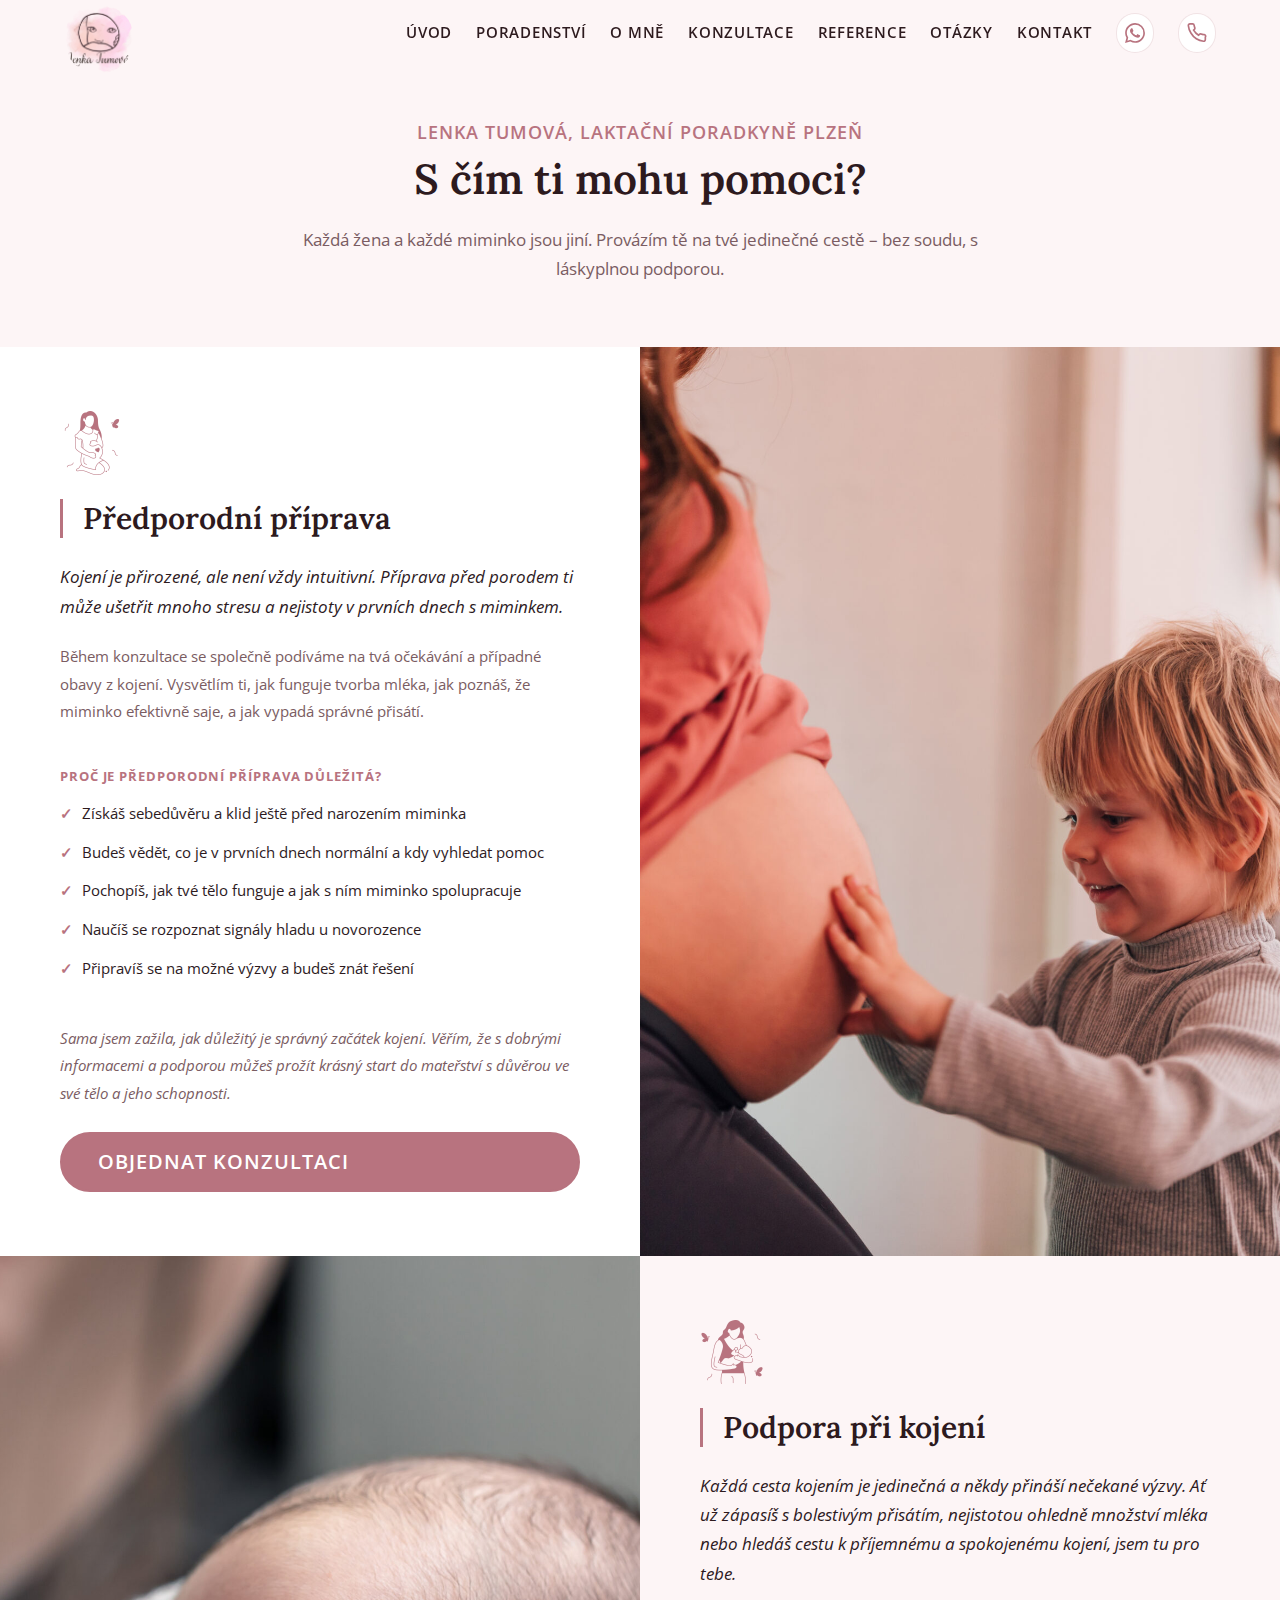
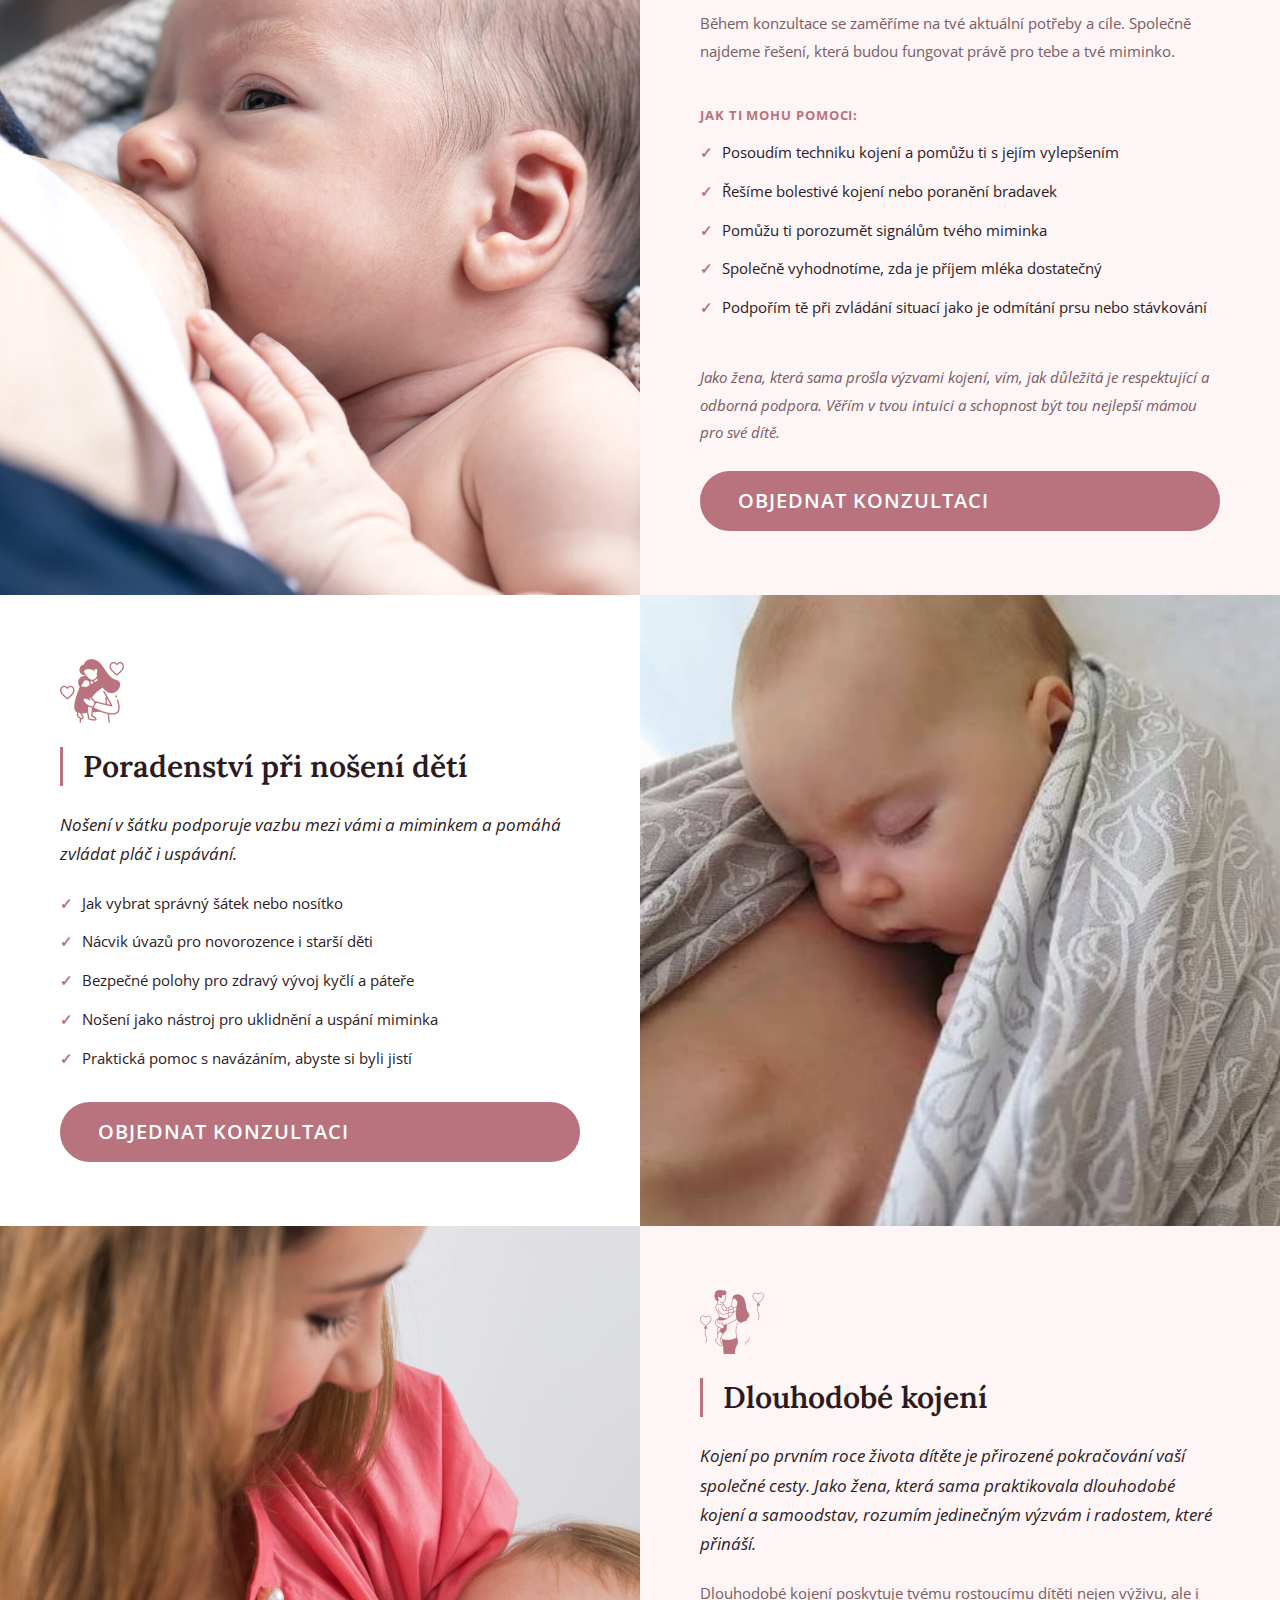
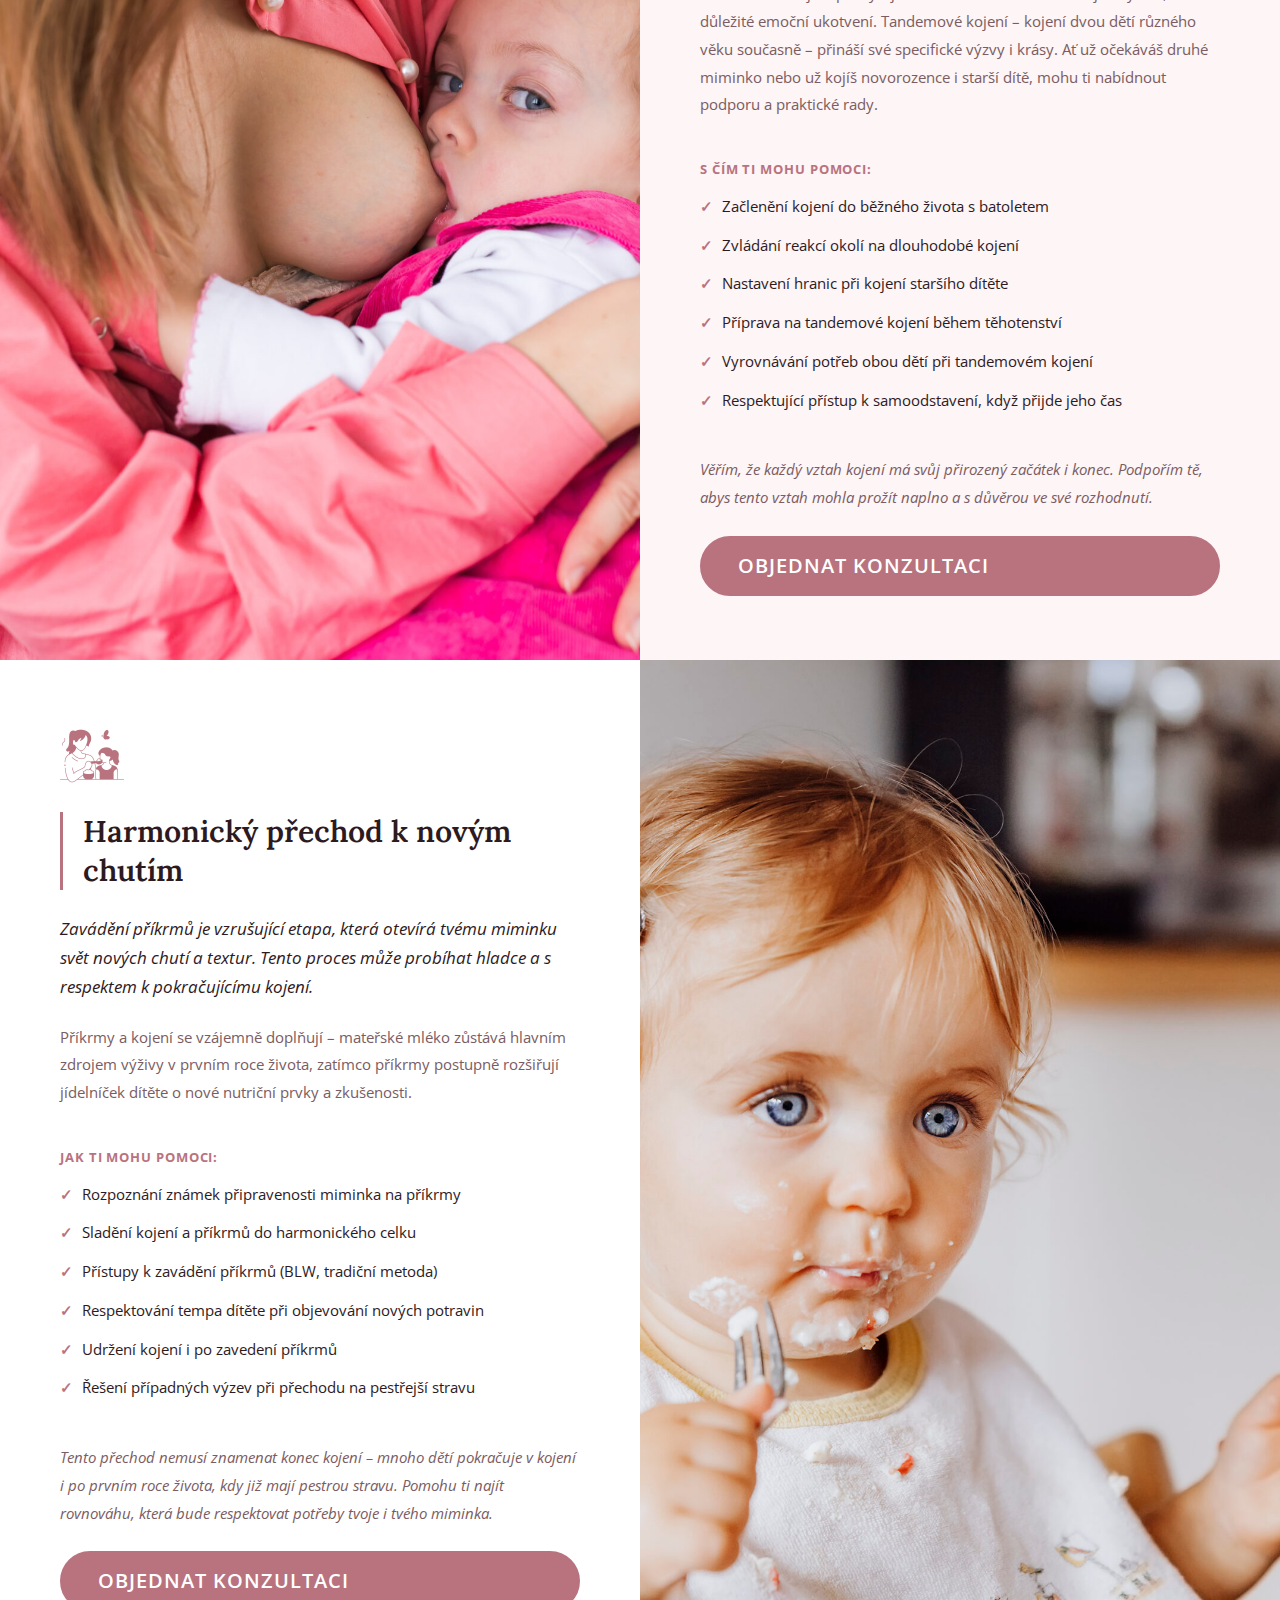
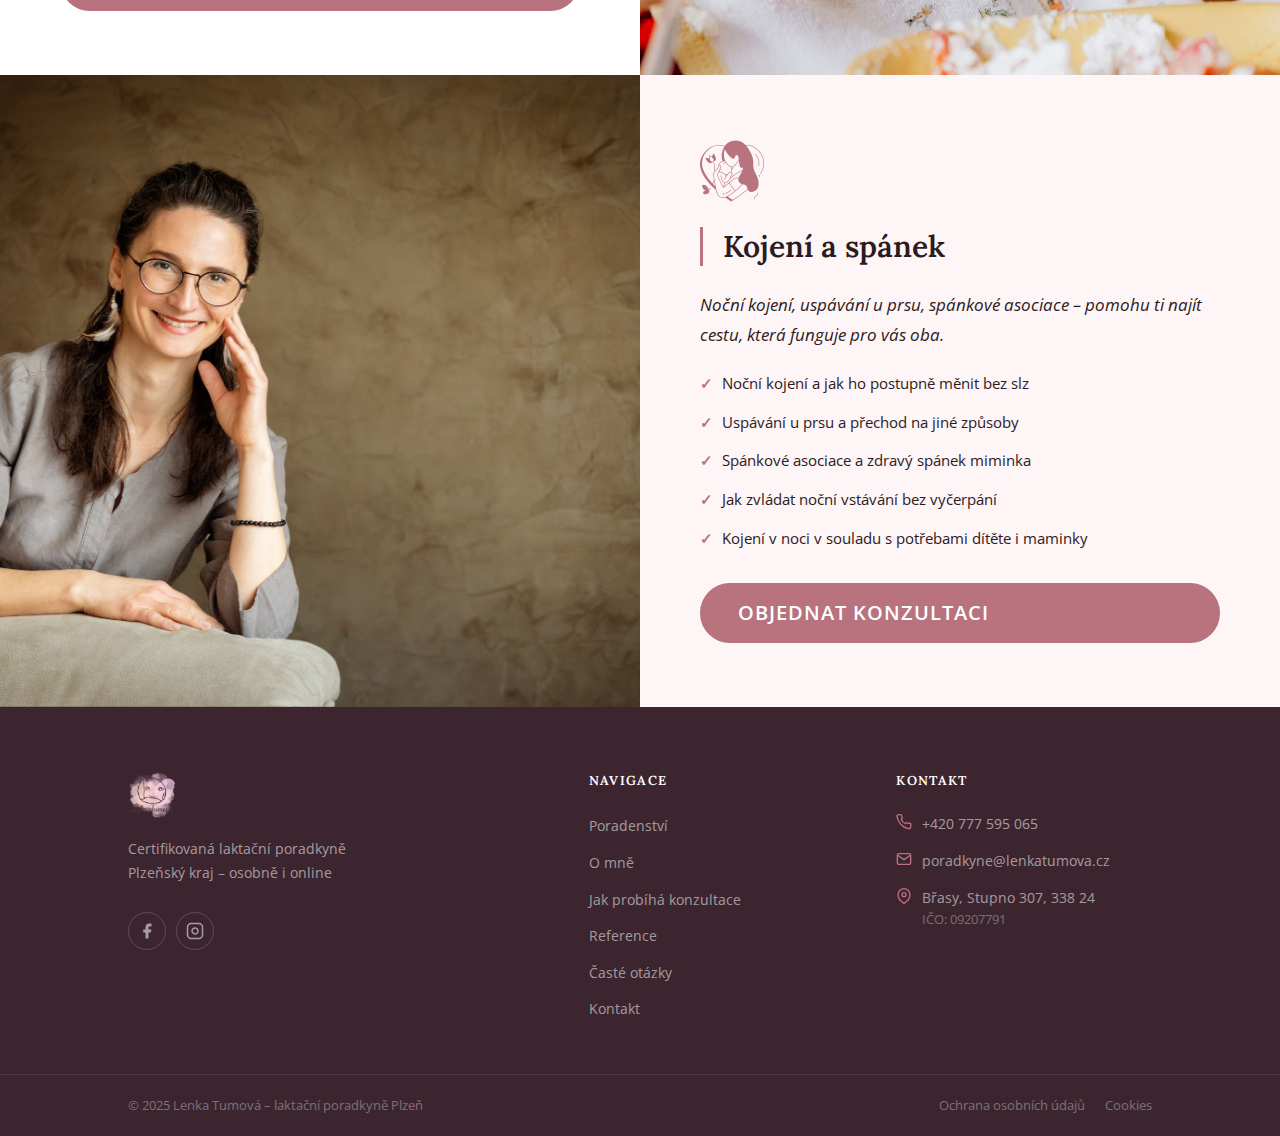
<file: sluzby.html>
<!DOCTYPE html>
<html lang="cs">

<head>
  <meta charset="UTF-8" />
  <meta name="viewport" content="width=device-width, initial-scale=1.0" />
  <title>Služby – Lenka Tumová, laktační poradkyně Plzeň</title>
  <link rel="preconnect" href="https://fonts.googleapis.com" />
  <link rel="preconnect" href="https://fonts.gstatic.com" crossorigin />
  <link
    href="https://fonts.googleapis.com/css2?family=Lora:ital,wght@0,400;0,500;0,600;0,700;1,400&family=Open+Sans:wght@300;400;600;700&display=swap"
    rel="stylesheet" />
  <link rel="stylesheet" href="style.css" />
</head>

<body class="sluzby-page">

  <!-- HEADER -->
  <header id="main-header">
    <div class="header-inner">
      <a href="index.html" class="logo-link">
        <img src="Obrazky/Logo Lenka Tůmová.png" alt="Lenka Tumová" class="logo" />
      </a>
      <nav id="top-nav">
        <ul>
          <li><a href="index.html#uvod">Úvod</a></li>
          <li><a href="index.html#poradenstvi">Poradenství</a></li>
          <li><a href="index.html#o-mne">O mně</a></li>
          <li><a href="index.html#konzultace">Konzultace</a></li>
          <li><a href="index.html#reference">Reference</a></li>
          <li><a href="index.html#faq">Otázky</a></li>
          <li><a href="index.html#kontakt">Kontakt</a></li>
          <li>
            <a href="https://wa.me/420777595065" target="_blank" aria-label="WhatsApp" class="nav-icon-link">
              <svg viewBox="0 0 24 24" fill="currentColor" width="24" height="24">
                <path
                  d="M17.472 14.382c-.297-.149-1.758-.867-2.03-.967-.273-.099-.471-.148-.67.15-.197.297-.767.966-.94 1.164-.173.199-.347.223-.644.075-.297-.15-1.255-.463-2.39-1.475-.883-.788-1.48-1.761-1.653-2.059-.173-.297-.018-.458.13-.606.134-.133.298-.347.446-.52.149-.174.198-.298.298-.497.099-.198.05-.371-.025-.52-.075-.149-.669-1.612-.916-2.207-.242-.579-.487-.5-.669-.51-.173-.008-.371-.01-.57-.01-.198 0-.52.074-.792.372-.272.297-1.04 1.016-1.04 2.479 0 1.462 1.065 2.875 1.213 3.074.149.198 2.096 3.2 5.077 4.487.709.306 1.262.489 1.694.625.712.227 1.36.195 1.871.118.571-.085 1.758-.719 2.006-1.413.248-.694.248-1.289.173-1.413-.074-.124-.272-.198-.57-.347m-5.421 7.403h-.004a9.87 9.87 0 01-5.031-1.378l-.361-.214-3.741.982.998-3.648-.235-.374a9.86 9.86 0 01-1.51-5.26c.001-5.45 4.436-9.884 9.888-9.884 2.64 0 5.122 1.03 6.988 2.898a9.825 9.825 0 012.893 6.994c-.003 5.45-4.437 9.884-9.885 9.884m8.413-18.297A11.815 11.815 0 0012.05 0C5.495 0 .16 5.335.157 11.892c0 2.096.547 4.142 1.588 5.945L.057 24l6.305-1.654a11.882 11.882 0 005.683 1.448h.005c6.554 0 11.89-5.335 11.893-11.893a11.821 11.821 0 00-3.48-8.413Z" />
              </svg>
              <span>Napište mi zprávu</span>
            </a>
          </li>
          <li class="nav-phone-item">
            <a href="tel:+420777595065" class="nav-icon-link nav-phone-link">
              <svg viewBox="0 0 24 24" fill="none" stroke="currentColor" stroke-width="2" width="24" height="24">
                <path
                  d="M22 16.92v3a2 2 0 0 1-2.18 2 19.79 19.79 0 0 1-8.63-3.07A19.5 19.5 0 0 1 4.69 12 19.79 19.79 0 0 1 1.61 3.18 2 2 0 0 1 3.6 1h3a2 2 0 0 1 2 1.72c.127.96.361 1.903.7 2.81a2 2 0 0 1-.45 2.11L7.91 8.6a16 16 0 0 0 6 6l.97-.97a2 2 0 0 1 2.11-.45c.907.339 1.85.573 2.81.7A2 2 0 0 1 22 16.92z" />
              </svg>
              <span>Zavolejte mi</span>
            </a>
          </li>
        </ul>
      </nav>
      <button class="hamburger" aria-label="Menu" aria-expanded="false">
        <span></span><span></span><span></span>
      </button>
    </div>
  </header>

  <!-- HERO SEKCE -->
  <section class="sluzby-hero">
    <div class="sluzby-hero-inner">
      <p class="hero-subtitle-top">Lenka Tumová, laktační poradkyně Plzeň</p>
      <h1>S čím ti mohu pomoci?</h1>
      <p class="sluzby-hero-lead">Každá žena a každé miminko jsou jiní. Provázím tě na tvé jedinečné cestě – bez soudu, s láskyplnou podporou.</p>
    </div>
  </section>

  <!-- SLUŽBY DETAIL -->
  <div class="sluzby-detail">

    <!-- 1. PŘEDPORODNÍ PŘÍPRAVA -->
    <section id="predporod" class="service-card">
      <div class="service-card-body">
        <div class="service-card-icon-small">
          <img src="Obrazky/pregnancy (1).png" alt="" />
        </div>
        <h3>Předporodní příprava</h3>
        <p class="service-card-lead">Kojení je přirozené, ale není vždy intuitivní. Příprava před porodem ti může ušetřit mnoho stresu a nejistoty v prvních dnech s miminkem.</p>
        <p class="service-card-text">Během konzultace se společně podíváme na tvá očekávání a případné obavy z kojení. Vysvětlím ti, jak funguje tvorba mléka, jak poznáš, že miminko efektivně saje, a jak vypadá správné přisátí.</p>
        <p class="service-card-subheading">Proč je předporodní příprava důležitá?</p>
        <ul>
          <li>Získáš sebedůvěru a klid ještě před narozením miminka</li>
          <li>Budeš vědět, co je v prvních dnech normální a kdy vyhledat pomoc</li>
          <li>Pochopíš, jak tvé tělo funguje a jak s ním miminko spolupracuje</li>
          <li>Naučíš se rozpoznat signály hladu u novorozence</li>
          <li>Připravíš se na možné výzvy a budeš znát řešení</li>
        </ul>
        <p class="service-card-text service-card-closing">Sama jsem zažila, jak důležitý je správný začátek kojení. Věřím, že s dobrými informacemi a podporou můžeš prožít krásný start do mateřství s důvěrou ve své tělo a jeho schopnosti.</p>
        <a href="index.html#kontakt" class="btn-primary">Objednat konzultaci</a>
      </div>
      <div class="service-card-photo">
        <img src="Obrazky/portrait-pregnant-woman-with-child-hugging-home-family-people-love-concept-scaled.jpg"
          alt="Předporodní příprava" />
      </div>
    </section>

    <!-- 2. PODPORA PŘI KOJENÍ -->
    <section id="kojeni" class="service-card service-card--tinted">
      <div class="service-card-photo">
        <img src="Obrazky/mom-breastfeeds-her-newborn-son-breastfeeding-lactation-women-happy-motherhood-scaled.jpg"
          alt="Podpora při kojení" />
      </div>
      <div class="service-card-body">
        <div class="service-card-icon-small">
          <img src="Obrazky/breastfeeding (1).png" alt="" />
        </div>
        <h3>Podpora při kojení</h3>
        <p class="service-card-lead">Každá cesta kojením je jedinečná a někdy přináší nečekané výzvy. Ať už zápasíš s bolestivým přisátím, nejistotou ohledně množství mléka nebo hledáš cestu k příjemnému a spokojenému kojení, jsem tu pro tebe.</p>
        <p class="service-card-text">Během konzultace se zaměříme na tvé aktuální potřeby a cíle. Společně najdeme řešení, která budou fungovat právě pro tebe a tvé miminko.</p>
        <p class="service-card-subheading">Jak ti mohu pomoci:</p>
        <ul>
          <li>Posoudím techniku kojení a pomůžu ti s jejím vylepšením</li>
          <li>Řešíme bolestivé kojení nebo poranění bradavek</li>
          <li>Pomůžu ti porozumět signálům tvého miminka</li>
          <li>Společně vyhodnotíme, zda je příjem mléka dostatečný</li>
          <li>Podpořím tě při zvládání situací jako je odmítání prsu nebo stávkování</li>
        </ul>
        <p class="service-card-text service-card-closing">Jako žena, která sama prošla výzvami kojení, vím, jak důležitá je respektující a odborná podpora. Věřím v tvou intuici a schopnost být tou nejlepší mámou pro své dítě.</p>
        <a href="index.html#kontakt" class="btn-primary">Objednat konzultaci</a>
      </div>
    </section>

    <!-- 3. NOŠENÍ DĚTÍ -->
    <section id="noseni" class="service-card">
      <div class="service-card-body">
        <div class="service-card-icon-small">
          <img src="Obrazky/baby-carrier.png" alt="" />
        </div>
        <h3>Poradenství při nošení dětí</h3>
        <p class="service-card-lead">Nošení v šátku podporuje vazbu mezi vámi a miminkem a pomáhá zvládat pláč i
          uspávání.</p>
        <ul>
          <li>Jak vybrat správný šátek nebo nosítko</li>
          <li>Nácvik úvazů pro novorozence i starší děti</li>
          <li>Bezpečné polohy pro zdravý vývoj kyčlí a páteře</li>
          <li>Nošení jako nástroj pro uklidnění a uspání miminka</li>
          <li>Praktická pomoc s navázáním, abyste si byli jistí</li>
        </ul>
        <a href="index.html#kontakt" class="btn-primary">Objednat konzultaci</a>
      </div>
      <div class="service-card-photo">
        <img src="Obrazky/nošení dětí v šátku.jpg" alt="Poradenství při nošení dětí" />
      </div>
    </section>

    <!-- 4. DLOUHODOBÉ KOJENÍ -->
    <section id="dlouhodobekojeni" class="service-card service-card--tinted">
      <div class="service-card-photo">
        <img src="Obrazky/side-view-smiling-young-woman-against-white-background-scaled.jpg"
          alt="Dlouhodobé kojení" />
      </div>
      <div class="service-card-body">
        <div class="service-card-icon-small">
          <img src="Obrazky/mothers-day (1).png" alt="" />
        </div>
        <h3>Dlouhodobé kojení</h3>
        <p class="service-card-lead">Kojení po prvním roce života dítěte je přirozené pokračování vaší společné cesty. Jako žena, která sama praktikovala dlouhodobé kojení a samoodstav, rozumím jedinečným výzvám i radostem, které přináší.</p>
        <p class="service-card-text">Dlouhodobé kojení poskytuje tvému rostoucímu dítěti nejen výživu, ale i důležité emoční ukotvení. Tandemové kojení – kojení dvou dětí různého věku současně – přináší své specifické výzvy i krásy. Ať už očekáváš druhé miminko nebo už kojíš novorozence i starší dítě, mohu ti nabídnout podporu a praktické rady.</p>
        <p class="service-card-subheading">S čím ti mohu pomoci:</p>
        <ul>
          <li>Začlenění kojení do běžného života s batoletem</li>
          <li>Zvládání reakcí okolí na dlouhodobé kojení</li>
          <li>Nastavení hranic při kojení staršího dítěte</li>
          <li>Příprava na tandemové kojení během těhotenství</li>
          <li>Vyrovnávání potřeb obou dětí při tandemovém kojení</li>
          <li>Respektující přístup k samoodstavení, když přijde jeho čas</li>
        </ul>
        <p class="service-card-text service-card-closing">Věřím, že každý vztah kojení má svůj přirozený začátek i konec. Podpořím tě, abys tento vztah mohla prožít naplno a s důvěrou ve své rozhodnutí.</p>
        <a href="index.html#kontakt" class="btn-primary">Objednat konzultaci</a>
      </div>
    </section>

    <!-- 5. PŘÍKRMY -->
    <section id="prizkrmy" class="service-card">
      <div class="service-card-body">
        <div class="service-card-icon-small">
          <img src="Obrazky/feeding (1).png" alt="" />
        </div>
        <h3>Harmonický přechod k novým chutím</h3>
        <p class="service-card-lead">Zavádění příkrmů je vzrušující etapa, která otevírá tvému miminku svět nových chutí a textur. Tento proces může probíhat hladce a s respektem k pokračujícímu kojení.</p>
        <p class="service-card-text">Příkrmy a kojení se vzájemně doplňují – mateřské mléko zůstává hlavním zdrojem výživy v prvním roce života, zatímco příkrmy postupně rozšiřují jídelníček dítěte o nové nutriční prvky a zkušenosti.</p>
        <p class="service-card-subheading">Jak ti mohu pomoci:</p>
        <ul>
          <li>Rozpoznání známek připravenosti miminka na příkrmy</li>
          <li>Sladění kojení a příkrmů do harmonického celku</li>
          <li>Přístupy k zavádění příkrmů (BLW, tradiční metoda)</li>
          <li>Respektování tempa dítěte při objevování nových potravin</li>
          <li>Udržení kojení i po zavedení příkrmů</li>
          <li>Řešení případných výzev při přechodu na pestřejší stravu</li>
        </ul>
        <p class="service-card-text service-card-closing">Tento přechod nemusí znamenat konec kojení – mnoho dětí pokračuje v kojení i po prvním roce života, kdy již mají pestrou stravu. Pomohu ti najít rovnováhu, která bude respektovat potřeby tvoje i tvého miminka.</p>
        <a href="index.html#kontakt" class="btn-primary">Objednat konzultaci</a>
      </div>
      <div class="service-card-photo">
        <img src="Obrazky/cute-girl-eating-food-home-scaled.jpg" alt="Harmonický přechod k novým chutím" />
      </div>
    </section>

    <!-- 6. KOJENÍ A SPÁNEK -->
    <section id="spanek" class="service-card service-card--tinted">
      <div class="service-card-photo">
        <img src="Obrazky/laktace1.jpg" alt="Kojení a spánek" />
      </div>
      <div class="service-card-body">
        <div class="service-card-icon-small">
          <img src="Obrazky/uspávání a spánek.png" alt="" />
        </div>
        <h3>Kojení a spánek</h3>
        <p class="service-card-lead">Noční kojení, uspávání u prsu, spánkové asociace – pomohu ti najít cestu, která funguje pro vás oba.</p>
        <ul>
          <li>Noční kojení a jak ho postupně měnit bez slz</li>
          <li>Uspávání u prsu a přechod na jiné způsoby</li>
          <li>Spánkové asociace a zdravý spánek miminka</li>
          <li>Jak zvládat noční vstávání bez vyčerpání</li>
          <li>Kojení v noci v souladu s potřebami dítěte i maminky</li>
        </ul>
        <a href="index.html#kontakt" class="btn-primary">Objednat konzultaci</a>
      </div>
    </section>

  </div>

  <!-- FOOTER -->
  <footer class="site-footer">

    <div class="footer-top">
      <div class="footer-inner">

        <div class="footer-brand">
          <a href="index.html" class="logo-link">
            <img src="Obrazky/Logo Lenka Tůmová.png" alt="Lenka Tumová" class="footer-logo" />
          </a>
          <p class="footer-tagline">Certifikovaná laktační poradkyně<br />Plzeňský kraj – osobně i online</p>
          <div class="footer-social">
            <a href="https://www.facebook.com/Laktacni.poradkyne.Lenka.Tumova" target="_blank" rel="noopener"
              aria-label="Facebook" class="footer-social-link">
              <svg viewBox="0 0 24 24" fill="currentColor" width="18" height="18">
                <path d="M18 2h-3a5 5 0 0 0-5 5v3H7v4h3v8h4v-8h3l1-4h-4V7a1 1 0 0 1 1-1h3z" />
              </svg>
            </a>
            <a href="https://www.instagram.com/lenka.tumova.poradkyne" target="_blank" rel="noopener"
              aria-label="Instagram" class="footer-social-link">
              <svg viewBox="0 0 24 24" fill="none" stroke="currentColor" stroke-width="2" width="18" height="18">
                <rect x="2" y="2" width="20" height="20" rx="5" ry="5" />
                <path d="M16 11.37A4 4 0 1 1 12.63 8 4 4 0 0 1 16 11.37z" />
                <line x1="17.5" y1="6.5" x2="17.51" y2="6.5" />
              </svg>
            </a>
          </div>
        </div>

        <div class="footer-col">
          <h4 class="footer-col-heading">Navigace</h4>
          <ul class="footer-links">
            <li><a href="index.html#poradenstvi">Poradenství</a></li>
            <li><a href="index.html#o-mne">O mně</a></li>
            <li><a href="index.html#konzultace">Jak probíhá konzultace</a></li>
            <li><a href="index.html#reference">Reference</a></li>
            <li><a href="index.html#faq">Časté otázky</a></li>
            <li><a href="index.html#kontakt">Kontakt</a></li>
          </ul>
        </div>

        <div class="footer-col">
          <h4 class="footer-col-heading">Kontakt</h4>
          <ul class="footer-contact-list">
            <li>
              <svg viewBox="0 0 24 24" fill="none" stroke="currentColor" stroke-width="2" width="16" height="16">
                <path
                  d="M22 16.92v3a2 2 0 0 1-2.18 2 19.79 19.79 0 0 1-8.63-3.07A19.5 19.5 0 0 1 4.69 12 19.79 19.79 0 0 1 1.61 3.18 2 2 0 0 1 3.6 1h3a2 2 0 0 1 2 1.72c.127.96.361 1.903.7 2.81a2 2 0 0 1-.45 2.11L7.91 8.6a16 16 0 0 0 6 6l.97-.97a2 2 0 0 1 2.11-.45c.907.339 1.85.573 2.81.7A2 2 0 0 1 22 16.92z" />
              </svg>
              <a href="tel:+420777595065">+420 777 595 065</a>
            </li>
            <li>
              <svg viewBox="0 0 24 24" fill="none" stroke="currentColor" stroke-width="2" width="16" height="16">
                <path d="M4 4h16c1.1 0 2 .9 2 2v12c0 1.1-.9 2-2 2H4c-1.1 0-2-.9-2-2V6c0-1.1.9-2 2-2z" />
                <polyline points="22,6 12,13 2,6" />
              </svg>
              <a href="mailto:poradkyne@lenkatumova.cz">poradkyne@lenkatumova.cz</a>
            </li>
            <li>
              <svg viewBox="0 0 24 24" fill="none" stroke="currentColor" stroke-width="2" width="16" height="16">
                <path d="M21 10c0 7-9 13-9 13s-9-6-9-13a9 9 0 0 1 18 0z" />
                <circle cx="12" cy="10" r="3" />
              </svg>
              <span>Břasy, Stupno 307, 338 24<br /><span style="opacity:0.6;font-size:0.9em">IČO: 09207791</span></span>
            </li>
          </ul>
        </div>

      </div>
    </div>

    <div class="footer-bottom">
      <div class="footer-bottom-inner">
        <p>© 2025 Lenka Tumová – laktační poradkyně Plzeň</p>
        <nav class="footer-nav">
          <a href="#">Ochrana osobních údajů</a>
          <a href="#">Cookies</a>
        </nav>
      </div>
    </div>

  </footer>

  <script src="script.js"></script>
</body>

</html>
</file>
<file: style.css>
/* ============================================================
   RESET & BASE
   ============================================================ */
*,
*::before,
*::after {
  box-sizing: border-box;
  margin: 0;
  padding: 0;
}

html {
  scroll-behavior: smooth;
}

body {
  font-family: 'Open Sans', sans-serif;
  font-size: 16px;
  color: #333;
  line-height: 1.6;
}

img {
  max-width: 100%;
  display: block;
}

a {
  text-decoration: none;
}

ul {
  list-style: none;
}

/* ============================================================
   CSS VARIABLES
   ============================================================ */
:root {
  --rose: #B8737F;
  /* hlavní akcent – tlumená růžová z loga */
  --rose-dark: #9a5a66;
  /* tmavší hover */
  --rose-light: #f7eaec;
  /* světle růžová – pro citát a akcenty */
  --rose-pale: #fdf5f6;
  /* nejsvětlejší, skoro bílá s nádechem */
  --brown: #2d1a1e;
  /* tmavě hnědá z obrysů loga – footer, text */
  --warm: #f5ede5;
  /* teplá krémová s nádechem hnědi – rezerva pro akcenty */
  --white: #ffffff;
  --text-dark: #2d1a1e;
  /* tmavě hnědá místo černé */
  --text-light: #7a5c62;
  /* střední teplá šedohnědá */
  --section-bg: #fdf5f6;
  /* světle růžová – střídání sekcí */
  --max-width: 1300px;
  --header-h: 66px;
}

/* ============================================================
   HEADER
   ============================================================ */
/* ============================================================
   HEADER
   ============================================================ */
/* ============================================================
   HEADER
   ============================================================ */
#main-header {
  position: fixed;
  top: 0;
  left: 0;
  width: 100%;
  z-index: 1000;
  background: transparent;
  /* Průhledné pozadí nahoře */
  transition: background 0.3s, box-shadow 0.3s;
}

#main-header.scrolled {
  background: rgba(255, 255, 255, 0.98);
  backdrop-filter: blur(8px);
  box-shadow: 0 4px 16px rgba(184, 115, 127, 0.15);
}

.header-inner {
  max-width: var(--max-width);
  margin: 0 auto;
  padding: 0 5%;
  height: var(--header-h);
  display: flex;
  align-items: center;
  justify-content: space-between;
}

.logo-link {
  display: flex;
  align-items: center;
}

.logo {
  height: 70px;
  width: 70px;
  /* Zajistí čtvercový poměr pro kruh */
  object-fit: cover;
  border-radius: 50%;
  position: relative;
  top: 6px;
  transition: all 0.3s ease;
  /* Plynulá změna velikosti */
}

#main-header.scrolled .logo {
  height: 60px;
  width: 60px;
  top: 0;
  /* Při scrollování se vrátí do lišty */
}

#top-nav ul {
  display: flex;
  gap: 1.5rem;
  align-items: center;
}

#top-nav a {
  font-size: 15px;
  font-weight: 600;
  text-transform: uppercase;
  letter-spacing: 0.05em;
  color: var(--white);
  /* Bílá pro kontrast na Hero obrázku */
  transition: color 0.2s, opacity 0.2s;
}

#top-nav a:hover {
  color: var(--rose);
  opacity: 1;
}

#main-header.scrolled #top-nav a,
.sluzby-page #main-header #top-nav a {
  color: var(--text-dark);
  /* Tmavá při scrollování na světlém pozadí + vždy na sluzby.html */
}

#main-header.scrolled #top-nav a:hover {
  color: var(--rose);
}

/* Ikony v navigaci */
.nav-icon-item {
  display: flex;
  align-items: center;
}

.nav-icon-link {
  display: flex;
  align-items: center;
  justify-content: center;
  /* Centrujeme ikonu, když je text skrytý */
  padding: 8px;
  /* Stejný padding kolem dokola */
  border-radius: 30px;
  /* Plně kulaté */
  background: var(--white);
  /* Bílá pro lepší viditelnost na Hero */
  border: 1px solid rgba(184, 115, 127, 0.2);
  color: var(--rose) !important;
  transition: all 0.3s ease;
  overflow: hidden;
  /* Pro efekt vysouvání textu */
}

#main-header.scrolled .nav-icon-link {
  background: rgba(255, 255, 255, 0.5);
}

#main-header.scrolled .nav-icon-link:hover {
  background: var(--rose);
}

.nav-icon-link:hover {
  background: var(--rose);
  color: var(--white) !important;
  border-color: var(--rose);
  padding-right: 16px;
  /* Více místa vpravo při rozbalení */
  transform: translateY(-2px);
  box-shadow: 0 4px 12px rgba(184, 115, 127, 0.25);
}

.nav-icon-link svg {
  width: 20px;
  height: 20px;
  flex-shrink: 0;
  /* Aby se ikona nemačkala */
}

.nav-icon-link span {
  max-width: 0;
  opacity: 0;
  white-space: nowrap;
  margin-left: 0;
  font-weight: 600;
  font-size: 14px;
  transition: all 0.3s ease;
}

.nav-icon-link:hover span {
  max-width: 200px;
  /* Dostatečná šířka pro text */
  opacity: 1;
  margin-left: 8px;
}

/* Oprava ikonek v otevřeném menu */
#top-nav.open .nav-icon-link {
  border-radius: 50%;
  /* Perfektně kulaté */
  width: 40px;
  height: 40px;
  padding: 8px;
  flex-shrink: 0;
}

/* Rychlé kontaktní ikonky vedle hamburgeru – skryté na desktopu */
.nav-mobile-cta {
  display: none;
  gap: 8px;
  align-items: center;
}

.nav-mobile-btn {
  width: 36px;
  height: 36px;
  border-radius: 50%;
  background: rgba(255, 255, 255, 0.9);
  border: 1px solid rgba(184, 115, 127, 0.25);
  display: flex;
  align-items: center;
  justify-content: center;
  color: var(--rose);
  flex-shrink: 0;
  transition: background 0.2s, color 0.2s, transform 0.2s;
}

.nav-mobile-btn:hover,
.nav-mobile-btn:active {
  background: var(--rose);
  color: var(--white);
  transform: scale(1.08);
}

#main-header.scrolled .nav-mobile-btn {
  background: rgba(255, 255, 255, 0.6);
}

/* Na sluzby.html je header vždy světlý */
.sluzby-page .nav-mobile-btn {
  background: var(--white);
  border-color: rgba(184, 115, 127, 0.3);
}

/* hamburger – hidden on desktop */
.hamburger {
  display: none;
  flex-direction: column;
  gap: 5px;
  background: none;
  border: none;
  cursor: pointer;
  padding: 4px;
  position: relative;
  z-index: 10;
}

.hamburger span {
  display: block;
  width: 24px;
  height: 2px;
  background: var(--white);
  /* Bílá – viditelná na tmavém hero */
  border-radius: 2px;
  transition: background 0.3s;
}

#main-header.scrolled .hamburger span {
  background: var(--text-dark);
  /* Tmavá po scrollování na světlém pozadí */
}

/* Na sluzby.html je header vždy světlý → hamburger tmavý */
.sluzby-page #main-header .hamburger span {
  background: var(--text-dark);
}

/* ============================================================
   HERO
   ============================================================ */
.hero {
  min-height: 110vh;
  background-image: url('Obrazky/laktace1.jpg');
  background-size: cover;
  background-position: 70% top;
  /* Posunuto doprava, aby byla Lenka více vidět */
  background-repeat: no-repeat;
  display: flex;
  align-items: center;
}

.hero-inner {
  max-width: var(--max-width);
  width: 80%;
  margin: 0 auto;
  padding-top: calc(var(--header-h) + 55px);
  padding-bottom: 80px;
  display: flex;
  gap: 5%;
}

.hero-spacer {
  flex: 1;
}

.hero-content {
  flex: 1;
  display: flex;
  flex-direction: column;
  align-items: flex-start;
  gap: 14px;
}

.hero-subtitle-top {
  font-family: 'Open Sans', sans-serif;
  font-size: 18px;
  /* Zmenšeno z 22px */
  font-weight: 600;
  text-transform: uppercase;
  letter-spacing: 1px;
  line-height: 1.4;
  color: var(--white);
  text-shadow: 0 2px 4px rgba(0, 0, 0, 0.2);
}

.hero-heading {
  font-family: 'Lora', Georgia, serif;
  font-size: 36px;
  /* Zmenšeno z 45px */
  font-weight: 500;
  line-height: 1.35;
  letter-spacing: 0.5px;
  color: var(--white);
  text-shadow: 0 2px 8px rgba(0, 0, 0, 0.2);
}

.btn-primary {
  display: inline-block;
  margin-top: 8px;
  padding: 0.6em 1.8em;
  font-family: 'Open Sans', sans-serif;
  font-size: 20px;
  font-weight: 600;
  text-transform: uppercase;
  letter-spacing: 0.05em;
  color: var(--white);
  background: var(--rose);
  border: 2px solid var(--rose);
  border-radius: 50px;
  transition: background 0.25s, border-color 0.25s, padding 0.2s;
}

.btn-primary:hover {
  background: var(--rose-dark);
  border-color: var(--rose-dark);
  padding-right: 1.8em;
}

/* ============================================================
   SERVICES SECTION
   ============================================================ */
.services {
  background: var(--white);
  padding: 0;
  overflow: hidden;
}

.services-inner {
  max-width: var(--max-width);
  width: 80%;
  margin: 0 auto;
  padding: 80px 0 0;
}

#poradenstvi {
  overflow: visible;
  padding-bottom: 90px;
}

.services .service-cards {
  max-width: var(--max-width);
  margin: 0 auto;
}

/* ============================================================
   SERVICES ICON GRID (homepage – kompaktní verze)
   ============================================================ */
.services-icon-grid {
  display: grid;
  grid-template-columns: repeat(3, 1fr);
  gap: 40px 48px;
  margin-top: 8px;
}

.service-icon-item {
  display: flex;
  flex-direction: column;
  align-items: flex-start;
  gap: 12px;
}

.service-icon-img {
  width: 90px;
  height: 90px;
  flex-shrink: 0;
}

.service-icon-img img {
  width: 90px;
  height: 90px;
  object-fit: contain;
  display: block;
}

.service-icon-item h3 {
  font-family: 'Lora', Georgia, serif;
  font-size: 19px;
  font-weight: 600;
  color: var(--text-dark);
  margin: 0;
  line-height: 1.3;
}

.service-icon-item p {
  font-size: 15px;
  color: var(--text-light);
  line-height: 1.65;
  margin: 0;
  flex-grow: 1;
}

/* Tlačítko outline – pro ikony na homepage */
.btn-outline {
  display: inline-block;
  padding: 0.4em 1.3em;
  font-family: 'Open Sans', sans-serif;
  font-size: 14px;
  font-weight: 600;
  color: var(--rose);
  border: 1.5px solid var(--rose);
  border-radius: 50px;
  background: transparent;
  transition: background 0.2s, color 0.2s;
  margin-top: 4px;
  letter-spacing: 0.01em;
}

.btn-outline:hover {
  background: var(--rose);
  color: var(--white);
}

/* ============================================================
   RESPONSIVE
   ============================================================ */

/* Tablet */
@media (max-width: 980px) {
  .hero-inner {
    width: 90%;
    flex-direction: column;
  }

  .hero-spacer {
    display: none;
  }

  .hero-heading {
    font-size: 32px;
  }

  .hero-subtitle-top {
    font-size: 16px;
  }

  .blurbs {
    grid-template-columns: repeat(2, 1fr);
    gap: 40px 5%;
  }

  .services-inner {
    width: 90%;
  }

  .services-icon-grid {
    grid-template-columns: repeat(2, 1fr);
    gap: 32px 32px;
  }

  #top-nav {
    display: none;
  }

  .hamburger {
    display: flex;
  }

  .nav-mobile-cta {
    display: flex;
  }
}

/* Mobile */
@media (max-width: 600px) {
  .hero {
    min-height: 100vh;
    /* Přes celou výšku obrazovky */
    background-image: url('Obrazky/laktace2.jpg');
    /* Speciální oříznutá fotka pro mobil */
    background-position: center center;
    /* Vycentrováno */
    background-size: cover;
    /* Pokrytí celé plochy */
    align-items: flex-end;
    /* Text ke spodnímu okraji - přebije center z desktopu */
  }

  .hero-inner {
    display: flex;
    /* Nutné pro justify-content */
    flex-direction: column;
    /* Vertikální layout */
    justify-content: flex-end;
    /* Text ke spodnímu okraji */
    padding-bottom: 80px;
    /* Mezera 80px od spodku */
    padding-top: calc(var(--header-h) + 2vh);
    /* Menší padding nahoře, přizpůsobí se výšce obrazovky */
  }

  .hero-heading {
    font-size: 26px;
  }

  .hero-subtitle-top {
    font-size: 15px;
  }

  .btn-primary {
    font-size: 16px;
  }

  .services-icon-grid {
    grid-template-columns: 1fr;
    gap: 48px;
    /* Větší mezera pro lepší přehlednost */
  }

  .blurbs {
    grid-template-columns: 1fr;
    gap: 36px;
  }

  .section-heading {
    font-size: 28px;
  }
}

/* Mobile nav (otevřené menu) – position: fixed aby drželo i při scrollu */
#top-nav.open {
  display: flex;
  flex-direction: column;
  position: fixed;
  top: var(--header-h);
  left: 0;
  width: 100%;
  background: var(--rose-pale);
  /* Světle růžová z palety místo bílé */
  backdrop-filter: blur(8px);
  padding: 20px 5%;
  box-shadow: 0 4px 12px rgba(184, 115, 127, 0.15);
  max-height: calc(100vh - var(--header-h));
  overflow-y: auto;
  z-index: 999;
}

#top-nav.open a {
  color: var(--text-dark);
  padding: 14px 0;
  /* Větší padding pro lepší čitelnost */
  border-bottom: 1px solid rgba(184, 115, 127, 0.15);
  /* Jemnější border v růžové */
}

#top-nav.open ul {
  flex-direction: column;
  gap: 8px;
  /* Mezera mezi položkami */
}

/* ============================================================
   SECTION HEADINGS (sdílené)
   ============================================================ */
.section-heading {
  font-family: 'Lora', Georgia, serif;
  font-size: 36px;
  font-weight: 600;
  color: var(--text-dark);
  text-align: center;
  margin-bottom: 12px;
}

.section-heading--light {
  color: var(--white);
}

.section-heading--left {
  text-align: left;
}

.section-subheading {
  font-size: 17px;
  color: var(--text-light);
  text-align: center;
  max-width: 680px;
  margin: 0 auto 56px;
  line-height: 1.7;
}

.section-subheading--light {
  color: rgba(255, 255, 255, 0.85);
}

/* ============================================================
   SERVICE CARDS (rozvinuté oblasti s fotkami)
   ============================================================ */
.service-cards {
  display: flex;
  flex-direction: column;
  gap: 0;
}

.service-card {
  display: grid;
  grid-template-columns: 1fr 1fr;
  gap: 0;
  align-items: stretch;
  overflow: hidden;
  max-height: 480px;
}

/* liché karty – jemně tónované pozadí pro střídání */
.service-card--tinted .service-card-body {
  background: var(--section-bg);
}

.service-card-photo {
  overflow: hidden;
}

.service-card-photo img {
  width: 100%;
  height: 100%;
  object-fit: cover;
  display: block;
  transition: transform 0.5s ease;
}

.service-card:hover .service-card-photo img {
  transform: scale(1.03);
}

.service-card-body {
  padding: 48px 52px;
  display: flex;
  flex-direction: column;
  justify-content: center;
  background: var(--white);
}

.service-card-icon-small {
  margin-bottom: 24px;
  flex-shrink: 0;
}

.service-card-icon-small img {
  width: 64px;
  height: 64px;
  object-fit: contain;
  display: block;
}

.service-card-body h3 {
  font-family: 'Lora', Georgia, serif;
  font-size: 26px;
  font-weight: 600;
  color: var(--rose);
  margin-bottom: 10px;
}

.service-card-text {
  font-size: 15px;
  color: var(--text-light);
  line-height: 1.75;
  margin-bottom: 4px;
}

.service-card-subheading {
  font-size: 14px;
  font-weight: 700;
  text-transform: uppercase;
  letter-spacing: 0.06em;
  color: var(--rose);
  margin-bottom: 4px;
  margin-top: 8px;
}

.service-card-closing {
  font-style: italic;
  margin-top: 12px;
  color: var(--text-light);
}

.service-card-gift {
  font-size: 13px;
  color: var(--rose);
  font-weight: 600;
  margin-top: 14px;
  padding: 8px 14px;
  background: var(--rose-light);
  border-radius: 20px;
  display: inline-block;
}

.service-card-gift::before {
  content: '♡ ';
}

.service-card-lead {
  font-size: 16px;
  color: var(--text-light);
  margin-bottom: 18px;
  line-height: 1.7;
  font-style: italic;
}

.service-card-body ul {
  padding-left: 0;
  list-style: none;
  display: flex;
  flex-direction: column;
  gap: 8px;
}

.service-card-body ul li {
  font-size: 15px;
  color: var(--text-dark);
  line-height: 1.6;
  padding-left: 22px;
  position: relative;
}

.service-card-body ul li::before {
  content: '✓';
  position: absolute;
  left: 0;
  color: var(--rose);
  font-weight: 700;
}

/* ============================================================
   EMPATHY SECTION (trápení a tužby klientky)
   ============================================================ */
.empathy {
  background: var(--section-bg);
  padding: 90px 0;
}

.empathy-inner {
  max-width: var(--max-width);
  width: 80%;
  margin: 0 auto;
  display: grid;
  grid-template-columns: 1fr 1fr;
  gap: 80px;
  align-items: center;
}

.empathy-heading {
  font-family: 'Lora', Georgia, serif;
  font-size: 36px;
  font-weight: 600;
  color: var(--text-dark);
  margin-bottom: 32px;
}

.empathy-list {
  display: flex;
  flex-direction: column;
  gap: 14px;
  list-style: none;
}

.empathy-list li {
  font-size: 16px;
  color: var(--text-dark);
  line-height: 1.6;
  padding-left: 28px;
  position: relative;
}

.empathy-list li::before {
  content: '♥';
  position: absolute;
  left: 0;
  color: var(--rose);
  font-weight: 700;
}

.empathy-answer {
  background: var(--white);
  border-radius: 16px;
  padding: 48px 40px;
  display: flex;
  flex-direction: column;
  gap: 16px;
  box-shadow: 0 8px 32px rgba(184, 115, 127, 0.1);
}

.empathy-label {
  font-size: 13px;
  font-weight: 700;
  text-transform: uppercase;
  letter-spacing: 0.1em;
  color: var(--rose);
}

.empathy-answer h3 {
  font-family: 'Lora', Georgia, serif;
  font-size: 26px;
  font-weight: 600;
  color: var(--text-dark);
  line-height: 1.35;
}

.empathy-answer p {
  font-size: 16px;
  color: var(--text-light);
  line-height: 1.75;
}

/* ============================================================
   BENEFITS SECTION (přidané hodnoty s ikonami)
   ============================================================ */
.benefits {
  background: var(--section-bg);
  padding: 90px 0;
}

.benefits-inner {
  max-width: var(--max-width);
  width: 80%;
  margin: 0 auto;
}

.benefits-grid {
  display: grid;
  grid-template-columns: repeat(4, 1fr);
  gap: 28px;
}

.benefit-item {
  background: var(--white);
  border-radius: 12px;
  padding: 36px 28px;
  display: flex;
  flex-direction: column;
  gap: 14px;
  border-top: 3px solid var(--rose);
  transition: box-shadow 0.25s, transform 0.25s;
}

.benefit-item:hover {
  box-shadow: 0 4px 20px rgba(184, 115, 127, 0.12);
  transform: translateY(-2px);
}

.benefit-icon {
  width: 72px;
  height: 72px;
  flex-shrink: 0;
}

.benefit-icon img {
  width: 72px;
  height: 72px;
  object-fit: contain;
  display: block;
}

.benefit-item h4 {
  font-family: 'Lora', Georgia, serif;
  font-size: 18px;
  font-weight: 600;
  color: var(--text-dark);
}

.benefit-item p {
  font-size: 14px;
  color: var(--text-light);
  line-height: 1.7;
}

/* ============================================================
   ABOUT BANNER (Lenka)
   ============================================================ */
.about-banner {
  display: grid;
  grid-template-columns: 1fr 380px;
  max-width: var(--max-width);
  margin: 0 auto;
}

.about-banner-photo {
  overflow: hidden;
}

.about-banner-photo img {
  width: 100%;
  height: 100%;
  object-fit: cover;
  object-position: center top;
  display: block;
}

.about-banner-text {
  background: var(--white);
  padding: 72px 64px;
  display: flex;
  flex-direction: column;
  justify-content: center;
  gap: 18px;
}

.about-banner-label {
  font-size: 13px;
  font-weight: 700;
  text-transform: uppercase;
  letter-spacing: 0.1em;
  color: var(--rose);
}

.about-banner-text h2 {
  font-family: 'Lora', Georgia, serif;
  font-size: 32px;
  font-weight: 600;
  color: var(--text-dark);
  line-height: 1.35;
}

.about-banner-text p {
  font-size: 16px;
  color: var(--text-light);
  line-height: 1.75;
}

.about-quote {
  font-family: 'Lora', Georgia, serif;
  font-size: 20px;
  font-style: italic;
  font-weight: 400;
  color: var(--rose-dark);
  line-height: 1.6;
  margin: 24px 0;
  padding: 20px 0;
  border-left: 3px solid var(--rose);
  padding-left: 20px;
}

/* ============================================================
   PROCESS SECTION
   ============================================================ */
.process {
  background: linear-gradient(135deg, #7a5560 0%, #9b7080 100%);
  padding: 90px 0;
}

.process-inner {
  max-width: var(--max-width);
  width: 80%;
  margin: 0 auto;
}

.steps {
  display: flex;
  align-items: flex-start;
  gap: 12px;
  margin-bottom: 56px;
}

.step {
  flex: 1;
  display: flex;
  flex-direction: column;
  align-items: center;
  text-align: center;
  gap: 16px;
}

.step-number {
  width: 56px;
  height: 56px;
  border-radius: 50%;
  background: rgba(255, 255, 255, 0.2);
  border: 2px solid rgba(255, 255, 255, 0.6);
  color: var(--white);
  font-family: 'Lora', serif;
  font-size: 22px;
  font-weight: 700;
  display: flex;
  align-items: center;
  justify-content: center;
  flex-shrink: 0;
}

.step-body h4 {
  font-family: 'Open Sans', sans-serif;
  font-size: 16px;
  font-weight: 700;
  color: var(--white);
  margin-bottom: 8px;
  text-transform: uppercase;
  letter-spacing: 0.04em;
}

.step-body p {
  font-size: 14px;
  color: rgba(255, 255, 255, 0.85);
  line-height: 1.7;
}

.step-arrow {
  color: rgba(255, 255, 255, 0.6);
  font-size: 28px;
  margin-top: 14px;
  flex-shrink: 0;
  user-select: none;
}

.process-cta {
  text-align: center;
}

.process-cta .btn-primary {
  background: var(--rose);
  color: var(--white);
  border-color: var(--rose);
}

.process-cta .btn-primary:hover {
  background: var(--rose-dark);
  border-color: var(--rose-dark);
}

/* ============================================================
   VIDEO SECTION - ZIG-ZAG LAYOUT
   ============================================================ */
.video-section {
  background: var(--white);
  padding: 90px 0 0 0;
}

.video-section-inner {
  width: 100%;
}

.video-row {
  display: grid;
  grid-template-columns: 1fr 1fr;
  align-items: center;
  min-height: 480px;
}

/* Reverse layout pro střídání na desktopu */
.video-row--reverse .video-content {
  order: 2;
}

.video-row--reverse .video-text {
  order: 1;
}

.video-content {
  position: relative;
  overflow: hidden;
  height: 480px;
  background: var(--section-bg);
}

.video-content video {
  width: 100%;
  height: 100%;
  object-fit: cover;
  display: block;
}

.video-overlay {
  position: absolute;
  top: 0;
  left: 0;
  width: 100%;
  height: 100%;
  background: rgba(45, 26, 30, 0.5);
  z-index: 1;
  pointer-events: none;
}

.video-text {
  padding: 60px 72px;
  background: linear-gradient(135deg, #6b4f54 0%, #8b6b70 100%);
  display: flex;
  flex-direction: column;
  gap: 16px;
  justify-content: center;
  height: 100%;
}

.video-text p {
  font-family: 'Lora', Georgia, serif;
  font-size: 22px;
  font-weight: 500;
  color: var(--white);
  line-height: 1.55;
  margin: 0;
}

.video-text p:first-child {
  font-size: 28px;
  font-weight: 600;
  border-left: 3px solid rgba(255, 255, 255, 0.5);
  padding-left: 20px;
}

.video-text p:last-child {
  font-family: 'Open Sans', sans-serif;
  font-size: 16px;
  font-weight: 400;
  color: rgba(255, 255, 255, 0.8);
  padding-left: 23px;
}

@media (max-width: 980px) {

  .video-row,
  .video-row--reverse {
    display: grid;
    grid-template-columns: 1fr;
  }

  /* Na mobilu: všude video nahoře, text dole */
  .video-row .video-content,
  .video-row--reverse .video-content {
    order: 1;
  }

  .video-row .video-text,
  .video-row--reverse .video-text {
    order: 2;
  }

  .video-content {
    height: 360px;
  }

  .video-text {
    padding: 40px 32px;
  }

  .video-text p {
    font-size: 18px;
  }

  .video-text p:first-child {
    font-size: 24px;
  }
}

/* ============================================================
   QUOTE BANNER
   ============================================================ */
.quote-banner {
  background: var(--rose-light);
  padding: 60px 0;
}

.quote-banner-inner {
  max-width: var(--max-width);
  width: 80%;
  margin: 0 auto;
  text-align: center;
}

.quote-banner-text {
  font-family: 'Lora', Georgia, serif;
  font-size: 24px;
  font-style: italic;
  font-weight: 400;
  color: var(--rose-dark);
  line-height: 1.6;
  margin: 0;
}

/* ============================================================
   TESTIMONIALS
   ============================================================ */
.testimonials {
  background: var(--section-bg);
  padding: 90px 0;
}

.testimonials-inner {
  max-width: var(--max-width);
  width: 90%;
  /* Zvětšeno z 80% pro více prostoru */
  margin: 0 auto;
}

.testimonial-carousel {
  display: flex;
  align-items: center;
  gap: 16px;
  overflow: hidden;
  /* Zabrání přetékání karet ven */
  padding: 0 8px;
  /* Malý padding, aby karty nebyly úplně u okraje */
}

.testimonial-track {
  display: flex;
  gap: 24px;
  overflow-x: auto;
  scroll-snap-type: x mandatory;
  scroll-behavior: smooth;
  -webkit-overflow-scrolling: touch;
  flex: 1;
  padding-bottom: 4px;
}

.testimonial-track::-webkit-scrollbar {
  display: none;
}

.testimonial-track {
  scrollbar-width: none;
}

.testimonial-card {
  flex: 0 0 380px;
  scroll-snap-align: start;
  background: var(--white);
  border-radius: 12px;
  padding: 32px 28px;
  display: flex;
  flex-direction: column;
  gap: 14px;
}

.carousel-btn {
  flex-shrink: 0;
  width: 44px;
  height: 44px;
  border-radius: 50%;
  border: 1.5px solid var(--rose);
  background: var(--white);
  color: var(--rose);
  font-size: 18px;
  cursor: pointer;
  display: flex;
  align-items: center;
  justify-content: center;
  transition: background 0.2s, color 0.2s;
}

.carousel-btn:hover {
  background: var(--rose);
  color: var(--white);
}

@media (max-width: 600px) {
  .testimonial-card {
    flex: 0 0 85%;
    /* Zvětšeno z 300px, aby nebyly oseknuté */
    min-width: 280px;
  }

  .carousel-btn {
    width: 36px;
    height: 36px;
    font-size: 15px;
  }
}

.testimonial-stars {
  color: #c9856a;
  font-size: 17px;
  letter-spacing: 3px;
}

.testimonial-text {
  flex-grow: 1;
}

.testimonial-excerpt,
.testimonial-full {
  font-size: 15px;
  line-height: 1.75;
  color: var(--text-dark);
  margin: 0;
}

.testimonial-full {
  display: none;
}

.testimonial-card.expanded .testimonial-excerpt {
  display: none;
}

.testimonial-card.expanded .testimonial-full {
  display: block;
}

.testimonial-toggle {
  background: none;
  border: none;
  padding: 0;
  font-family: 'Open Sans', sans-serif;
  font-size: 14px;
  font-weight: 600;
  color: var(--rose);
  cursor: pointer;
  text-align: left;
  transition: color 0.2s;
}

.testimonial-toggle:hover {
  color: var(--rose-dark);
}

.testimonial-author {
  display: flex;
  flex-direction: column;
  gap: 2px;
  padding-top: 6px;
  border-top: 1px solid var(--section-bg);
}

.testimonial-author strong {
  font-size: 14px;
  color: var(--text-light);
  font-weight: 700;
}

/* ============================================================
   FAQ
   ============================================================ */
.faq {
  background: var(--white);
  padding: 90px 0;
}

.faq-inner {
  max-width: var(--max-width);
  width: 80%;
  margin: 0 auto;
}

.faq-list {
  max-width: 800px;
  margin: 0 auto;
  display: flex;
  flex-direction: column;
  gap: 4px;
}

.faq-item {
  background: var(--white);
  border: 1px solid #e8e0f0;
}

.faq-item summary {
  cursor: pointer;
  padding: 20px 24px;
  font-weight: 600;
  font-size: 16px;
  color: var(--text-dark);
  list-style: none;
  display: flex;
  justify-content: space-between;
  align-items: center;
  transition: background 0.2s, color 0.2s;
}

.faq-item summary::-webkit-details-marker {
  display: none;
}

.faq-item summary::after {
  content: '+';
  font-size: 22px;
  font-weight: 300;
  color: var(--rose);
  flex-shrink: 0;
  margin-left: 16px;
  transition: transform 0.25s;
}

.faq-item[open] summary::after {
  transform: rotate(45deg);
}

.faq-item summary:hover {
  background: var(--section-bg);
  color: var(--rose);
}

.faq-item[open] summary {
  color: var(--rose);
  border-bottom: 1px solid #e8e0f0;
}

.faq-item p {
  padding: 20px 24px;
  font-size: 15px;
  color: var(--text-light);
  line-height: 1.75;
}

.faq-price-list {
  list-style: none;
  padding: 0 24px 16px;
  display: flex;
  flex-direction: column;
  gap: 8px;
}

.faq-price-list li {
  font-size: 15px;
  color: var(--text-dark);
  padding-left: 20px;
  position: relative;
}

.faq-price-list li::before {
  content: '→';
  position: absolute;
  left: 0;
  color: var(--rose);
}

.faq-price-list li+p {
  padding-top: 0;
}

/* ============================================================
   CONTACT
   ============================================================ */
.contact {
  background: var(--white);
  padding: 90px 0;
}

.contact-inner {
  max-width: var(--max-width);
  width: 80%;
  margin: 0 auto;
  display: grid;
  grid-template-columns: 1fr 1.6fr;
  gap: 80px;
  align-items: start;
}

.contact-info p {
  font-size: 16px;
  color: var(--text-light);
  line-height: 1.7;
  margin-bottom: 32px;
}

.contact-details {
  display: flex;
  flex-direction: column;
  gap: 20px;
  margin-bottom: 36px;
}

.contact-details li {
  display: flex;
  align-items: flex-start;
  gap: 14px;
  font-size: 15px;
  color: var(--text-dark);
  line-height: 1.55;
}

.contact-details li svg {
  width: 20px;
  height: 20px;
  flex-shrink: 0;
  color: var(--rose);
  margin-top: 2px;
}

.contact-details a {
  color: var(--text-dark);
  transition: color 0.2s;
}

.contact-details a:hover {
  color: var(--rose);
}

.contact-social {
  display: flex;
  gap: 12px;
}

.social-link {
  width: 42px;
  height: 42px;
  border-radius: 50%;
  background: var(--section-bg);
  display: flex;
  align-items: center;
  justify-content: center;
  color: var(--rose);
  transition: background 0.2s, color 0.2s;
}

.social-link svg {
  width: 18px;
  height: 18px;
}

.social-link:hover {
  background: var(--rose);
  color: var(--white);
}

/* Formulář */
.contact-form {
  display: flex;
  flex-direction: column;
  gap: 20px;
}

.form-row {
  display: grid;
  grid-template-columns: 1fr 1fr;
  gap: 20px;
}

.form-group {
  display: flex;
  flex-direction: column;
  gap: 6px;
}

.form-group label {
  font-size: 14px;
  font-weight: 600;
  color: var(--text-dark);
}

.form-group input,
.form-group select,
.form-group textarea {
  font-family: 'Open Sans', sans-serif;
  font-size: 15px;
  color: var(--text-dark);
  background: var(--section-bg);
  border: 1.5px solid #ddd4f0;
  border-radius: 6px;
  padding: 12px 14px;
  transition: border-color 0.2s, box-shadow 0.2s;
  width: 100%;
}

.form-group input:focus,
.form-group select:focus,
.form-group textarea:focus {
  outline: none;
  border-color: var(--rose);
  box-shadow: 0 0 0 3px rgba(184, 115, 127, 0.15);
}

.form-group textarea {
  resize: vertical;
  min-height: 130px;
}

.form-group select {
  appearance: none;
  background-image: url("data:image/svg+xml,%3Csvg xmlns='http://www.w3.org/2000/svg' width='12' height='8' viewBox='0 0 12 8'%3E%3Cpath d='M1 1l5 5 5-5' stroke='%23B8737F' stroke-width='1.5' fill='none' stroke-linecap='round'/%3E%3C/svg%3E");
  background-repeat: no-repeat;
  background-position: right 14px center;
  padding-right: 36px;
}

.btn-submit {
  width: fit-content;
}

.form-note {
  font-size: 12px;
  color: var(--text-light);
  line-height: 1.6;
}

/* Honeypot – skryto před uživateli, viditelné pro boty */
.form-honeypot {
  position: absolute;
  left: -9999px;
  top: -9999px;
  width: 1px;
  height: 1px;
  overflow: hidden;
  opacity: 0;
  pointer-events: none;
}

.form-error {
  font-size: 12px;
  color: #c0392b;
  margin-top: 4px;
}

.input-error {
  border-color: #c0392b !important;
}

.form-success {
  font-family: 'Lora', Georgia, serif;
  font-size: 20px;
  color: var(--rose);
  text-align: center;
  padding: 40px 20px;
  line-height: 1.6;
}

/* ============================================================
   INSTAGRAM
   ============================================================ */
.instagram-feed {
  background: var(--section-bg);
  padding: 90px 0;
}

.instagram-inner {
  max-width: var(--max-width);
  width: 90%;
  margin: 0 auto;
  text-align: center;
}

.instagram-carousel {
  display: flex;
  align-items: center;
  gap: 16px;
}

.instagram-gallery {
  display: flex;
  gap: 20px;
  overflow-x: auto;
  scroll-behavior: smooth;
  padding-bottom: 4px;
  -webkit-overflow-scrolling: touch;
  flex: 1;
}

.instagram-gallery::-webkit-scrollbar {
  display: none;
}

.instagram-gallery {
  scrollbar-width: none;
}

.instagram-item {
  flex: 0 0 240px;
  height: 300px;
  border-radius: 12px;
  overflow: hidden;
  position: relative;
  background-color: var(--white);
  box-shadow: 0 4px 12px rgba(184, 115, 127, 0.15);
  transition: transform 0.3s, box-shadow 0.3s;
}

.instagram-item img,
.instagram-item video {
  width: 100%;
  height: 100%;
  object-fit: cover;
  transition: transform 0.5s ease;
  display: block;
}

.instagram-item:hover {
  transform: translateY(-5px);
  box-shadow: 0 8px 24px rgba(184, 115, 127, 0.25);
}

.instagram-item:hover img,
.instagram-item:hover video {
  transform: scale(1.05);
}

/* ============================================================
   SLUZBY.HTML – hero a kontejner
   ============================================================ */
.sluzby-hero {
  background: var(--section-bg);
  padding: 120px 0 64px;
  text-align: center;
}

.sluzby-hero-inner {
  max-width: 720px;
  width: 88%;
  margin: 0 auto;
}

.sluzby-hero .hero-subtitle-top {
  color: var(--rose);
  text-shadow: none;
}

.sluzby-hero h1 {
  font-family: 'Lora', Georgia, serif;
  font-size: 42px;
  font-weight: 600;
  color: var(--text-dark);
  margin: 8px 0 20px;
  line-height: 1.25;
}

.sluzby-hero-lead {
  font-size: 17px;
  color: var(--text-light);
  line-height: 1.7;
  margin: 0;
}

/* ============================================================
   SLUZBY PAGE – SERVICE CARDS (editorial redesign)
   ============================================================ */
.sluzby-detail {
  display: flex;
  flex-direction: column;
  gap: 0;
}

/* No height limit on services page */
.sluzby-detail .service-card {
  max-height: none;
}

/* Photo: relative container, min-height floor */
.sluzby-detail .service-card-photo {
  position: relative;
  min-height: 480px;
  overflow: hidden;
}

/* Absolute img so it never drives the container height –
   the text column always controls row height */
.sluzby-detail .service-card-photo>img {
  position: absolute;
  inset: 0;
  width: 100%;
  height: 100%;
  object-fit: cover;
}

/* Small icon in bottom-right corner of photo */
.sluzby-detail .service-card-icon-corner {
  position: absolute;
  bottom: 20px;
  right: 20px;
  width: 52px;
  height: 52px;
  background: rgba(255, 255, 255, 0.84);
  border-radius: 50%;
  display: flex;
  align-items: center;
  justify-content: center;
  backdrop-filter: blur(4px);
  box-shadow: 0 2px 12px rgba(45, 26, 30, 0.14);
}

.sluzby-detail .service-card-icon-corner img {
  width: 26px;
  height: 26px;
  object-fit: contain;
  display: block;
}

/* Content panel */
.sluzby-detail .service-card-body {
  padding: 64px 60px;
  justify-content: flex-start;
}

/* Alternating tinted panel */
.sluzby-detail .service-card--tinted .service-card-body {
  background: var(--rose-pale);
}

/* Heading: editorial left-border accent */
.sluzby-detail .service-card-body h3 {
  font-size: 30px;
  font-weight: 600;
  color: var(--brown);
  border-left: 3px solid var(--rose);
  padding-left: 20px;
  margin-bottom: 24px;
  line-height: 1.3;
}

/* Nošení – anchor image to top so bottom crops naturally */
#noseni .service-card-photo img {
  object-position: top center;
}

/* Lead: prominent italic */
.sluzby-detail .service-card-lead {
  font-size: 17px;
  font-style: italic;
  color: var(--text-dark);
  line-height: 1.72;
  margin-bottom: 22px;
}

/* Body text: comfortable reading */
.sluzby-detail .service-card-text {
  font-size: 15px;
  color: var(--text-light);
  line-height: 1.85;
  margin-bottom: 16px;
}

/* Subheading: soft label */
.sluzby-detail .service-card-subheading {
  font-size: 13px;
  font-weight: 700;
  text-transform: uppercase;
  letter-spacing: 0.07em;
  color: var(--rose);
  margin-top: 24px;
  margin-bottom: 14px;
}

/* Bullet list: more breathing room */
.sluzby-detail .service-card-body ul {
  gap: 14px;
  margin-bottom: 24px;
}

.sluzby-detail .service-card-body ul li {
  font-size: 15px;
  line-height: 1.65;
}

/* Closing paragraph */
.sluzby-detail .service-card-closing {
  margin-top: 20px;
}

/* ============================================================
   FOOTER
   ============================================================ */
.site-footer {
  background: #3d2530;
}

/* --- Horní část --- */
.footer-top {
  padding: 64px 0 52px;
  border-bottom: 1px solid rgba(255, 255, 255, 0.08);
}

.footer-inner {
  max-width: var(--max-width);
  width: 80%;
  margin: 0 auto;
  display: grid;
  grid-template-columns: 1.6fr 1fr 1fr;
  gap: 52px;
}

.footer-logo {
  height: 48px;
  width: auto;
  display: block;
}

.footer-tagline {
  font-size: 14px;
  color: rgba(255, 255, 255, 0.55);
  line-height: 1.75;
  margin: 18px 0 26px;
}

.footer-social {
  display: flex;
  gap: 10px;
}

.footer-social-link {
  width: 38px;
  height: 38px;
  border-radius: 50%;
  border: 1px solid rgba(255, 255, 255, 0.18);
  display: flex;
  align-items: center;
  justify-content: center;
  color: rgba(255, 255, 255, 0.55);
  transition: border-color 0.2s, color 0.2s, background 0.2s;
}

.footer-social-link:hover {
  border-color: var(--rose);
  color: var(--rose);
  background: rgba(184, 115, 127, 0.1);
}

.footer-col-heading {
  font-family: 'Lora', Georgia, serif;
  font-size: 13px;
  font-weight: 600;
  color: var(--white);
  text-transform: uppercase;
  letter-spacing: 0.1em;
  margin-bottom: 22px;
}

.footer-links {
  list-style: none;
  display: flex;
  flex-direction: column;
  gap: 11px;
}

.footer-links a {
  font-size: 14px;
  color: rgba(255, 255, 255, 0.55);
  transition: color 0.2s;
}

.footer-links a:hover {
  color: var(--rose);
}

.footer-contact-list {
  list-style: none;
  display: flex;
  flex-direction: column;
  gap: 16px;
}

.footer-contact-list li {
  display: flex;
  align-items: flex-start;
  gap: 10px;
  font-size: 14px;
  color: rgba(255, 255, 255, 0.55);
  line-height: 1.5;
}

.footer-contact-list svg {
  flex-shrink: 0;
  margin-top: 1px;
  color: var(--rose);
}

.footer-contact-list a {
  color: rgba(255, 255, 255, 0.55);
  transition: color 0.2s;
}

.footer-contact-list a:hover {
  color: var(--rose);
}

/* --- Spodní lišta --- */
.footer-bottom {
  padding: 20px 0;
}

.footer-bottom-inner {
  max-width: var(--max-width);
  width: 80%;
  margin: 0 auto;
  display: flex;
  align-items: center;
  justify-content: space-between;
  flex-wrap: wrap;
  gap: 12px;
}

.footer-bottom p {
  font-size: 13px;
  color: rgba(255, 255, 255, 0.35);
}

.footer-nav {
  display: flex;
  gap: 20px;
}

.footer-nav a {
  font-size: 13px;
  color: rgba(255, 255, 255, 0.35);
  transition: color 0.2s;
}

.footer-nav a:hover {
  color: var(--white);
}

/* ============================================================
   RESPONSIVE – nové sekce
   ============================================================ */
@media (max-width: 980px) {
  .empathy-inner {
    grid-template-columns: 1fr;
    gap: 40px;
  }

  .empathy-heading {
    font-size: 28px;
    margin-bottom: 20px;
  }

  .benefits-grid {
    grid-template-columns: repeat(2, 1fr);
  }

  .service-card {
    grid-template-columns: 1fr;
  }

  .service-card-body {
    order: 1;
    padding: 32px 28px;
  }

  .service-card-photo {
    order: 2;
    max-height: 280px;
  }

  /* Sluzby page overrides */
  .sluzby-detail .service-card-body {
    padding: 40px 28px;
  }

  .sluzby-detail .service-card-photo {
    max-height: 320px;
    min-height: 0;
  }

  .sluzby-detail .service-card-body h3 {
    font-size: 24px;
  }

  .about-banner {
    grid-template-columns: 1fr;
  }

  .about-banner-photo {
    max-height: 320px;
  }

  .about-banner-text {
    padding: 48px 32px;
  }

  .steps {
    flex-direction: column;
    gap: 8px;
  }

  .step {
    flex-direction: row;
    text-align: left;
    align-items: flex-start;
  }

  .step-number {
    flex-shrink: 0;
  }

  .step-arrow {
    display: none;
  }

  .testimonial-grid {
    grid-template-columns: 1fr;
    gap: 24px;
  }

  .contact-inner {
    grid-template-columns: 1fr;
    gap: 48px;
  }

  .services-inner,
  .empathy-inner,
  .benefits-inner,
  .process-inner,
  .testimonials-inner,
  .faq-inner,
  .contact-inner,
  .footer-inner,
  .footer-bottom-inner {
    width: 90%;
  }

  .footer-inner {
    grid-template-columns: 1fr 1fr;
  }

  .footer-brand {
    grid-column: 1 / -1;
  }

  /* Sluzby hero na tabletu */
  .sluzby-hero h1 {
    font-size: 34px;
  }

  .sluzby-hero {
    padding: 110px 0 52px;
  }
}

@media (max-width: 600px) {
  .benefits-grid {
    grid-template-columns: 1fr;
  }

  .empathy-answer {
    padding: 32px 24px;
  }

  .form-row {
    grid-template-columns: 1fr;
  }

  /* Responsive Instagram */
  .instagram-item {
    flex: 0 0 200px;
    height: 250px;
  }

  .section-heading {
    font-size: 28px;
  }

  .service-card-body h3 {
    font-size: 22px;
  }

  .footer-inner {
    grid-template-columns: 1fr;
  }

  .footer-brand {
    grid-column: auto;
  }

  .footer-bottom-inner {
    flex-direction: column;
    align-items: flex-start;
    gap: 10px;
  }

  /* Sekce – méně vertikálního paddingu na mobilu */
  .empathy,
  .benefits,
  .testimonials,
  .faq,
  .contact,
  .instagram-feed {
    padding: 60px 0;
  }

  .process {
    padding: 60px 0;
  }

  /* About banner na mobilu */
  .about-banner-text {
    padding: 36px 20px;
  }

  .about-banner-photo {
    max-height: 260px;
  }

  /* Sluzby hero na mobilu */
  .sluzby-hero {
    padding: 100px 0 48px;
  }

  .sluzby-hero h1 {
    font-size: 28px;
  }

  .sluzby-hero-lead {
    font-size: 15px;
  }

  /* Services – méně paddingu na mobilu */
  .services-inner {
    padding: 60px 0 0;
  }

  #poradenstvi {
    padding-bottom: 60px;
  }
}
</file>
